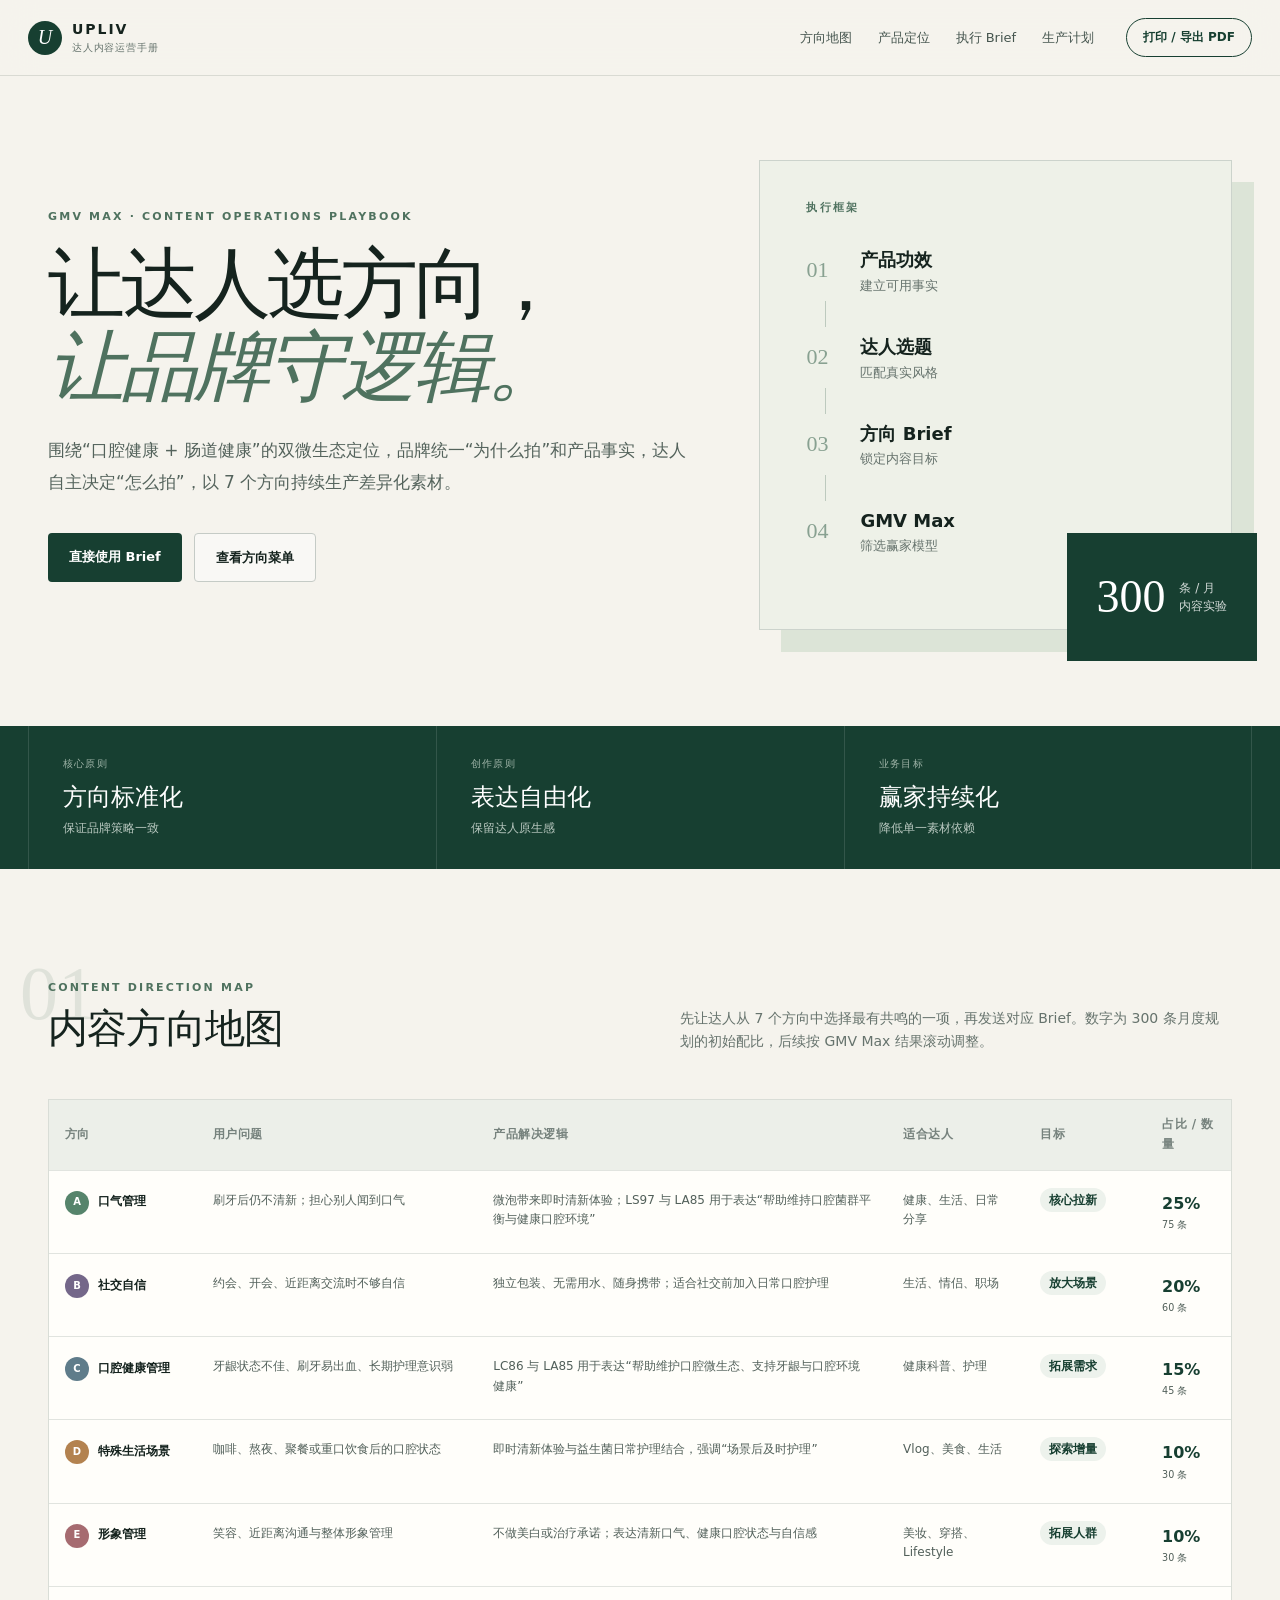
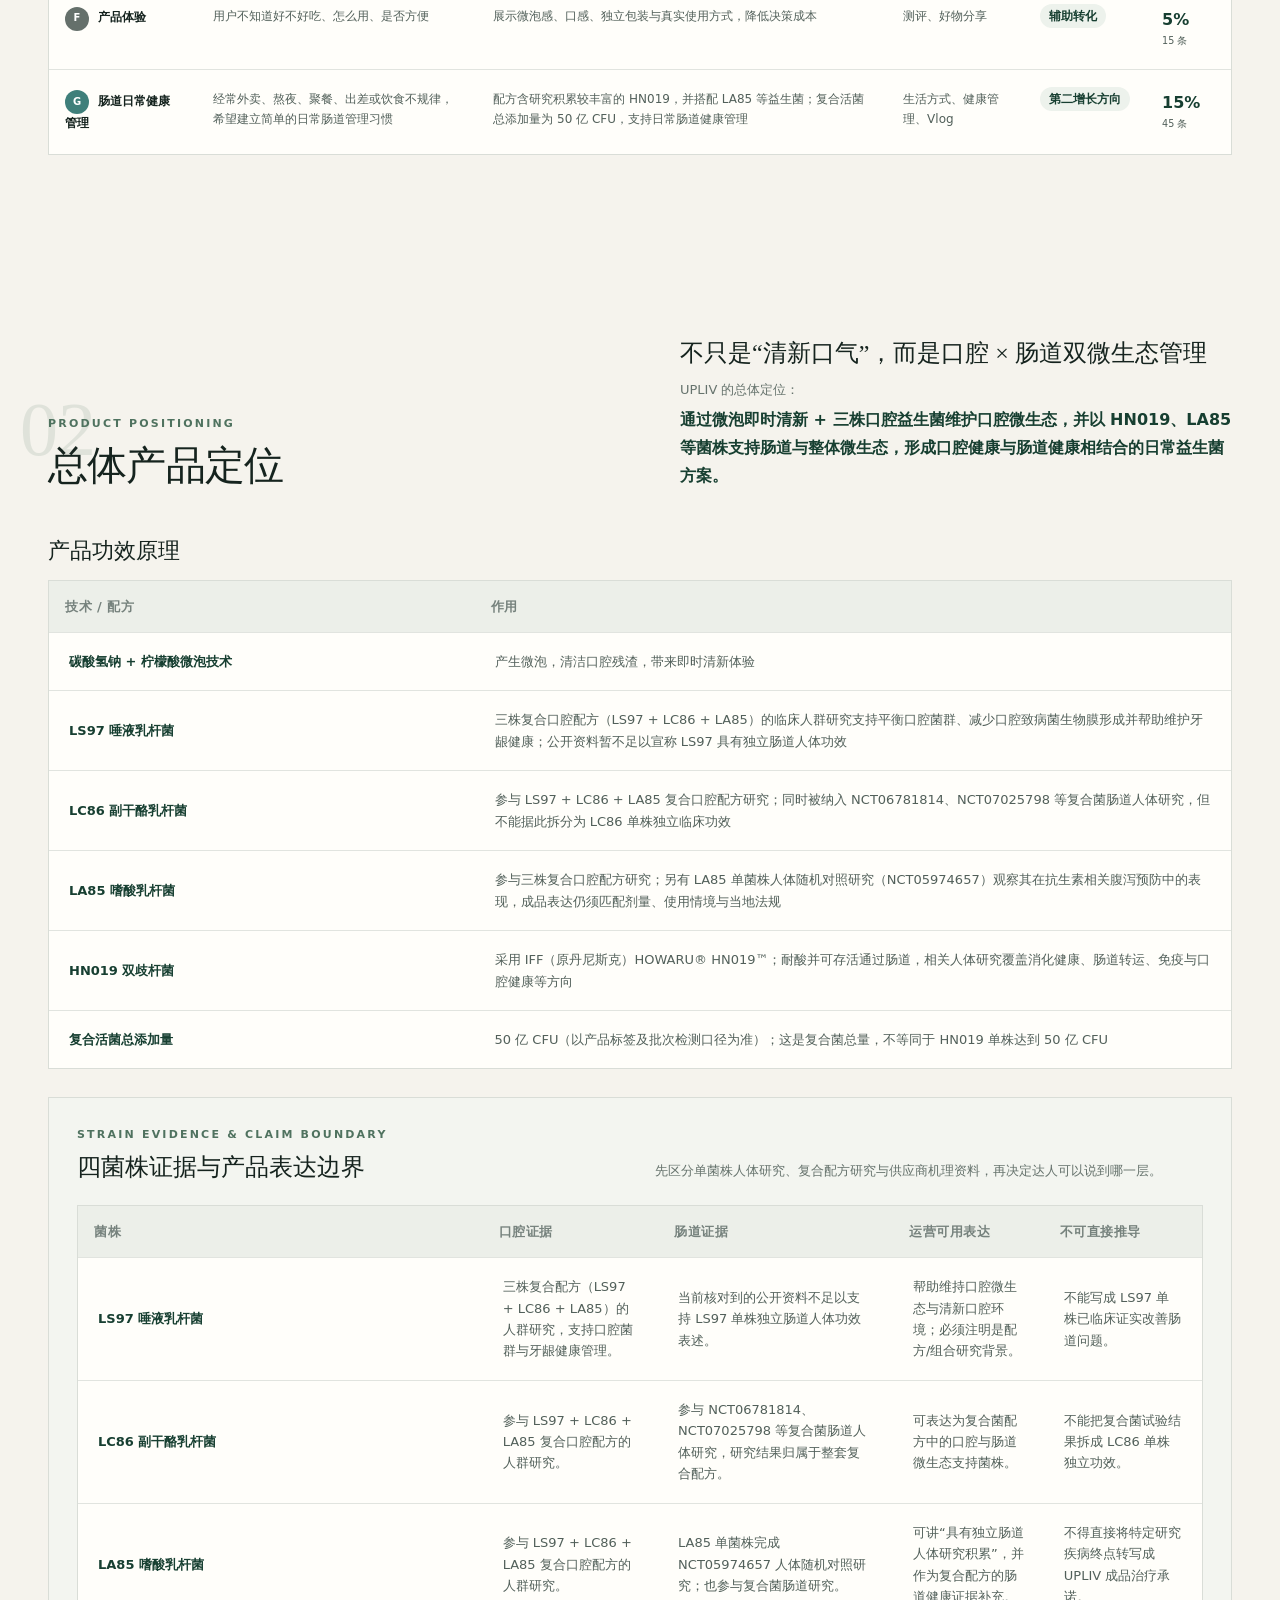
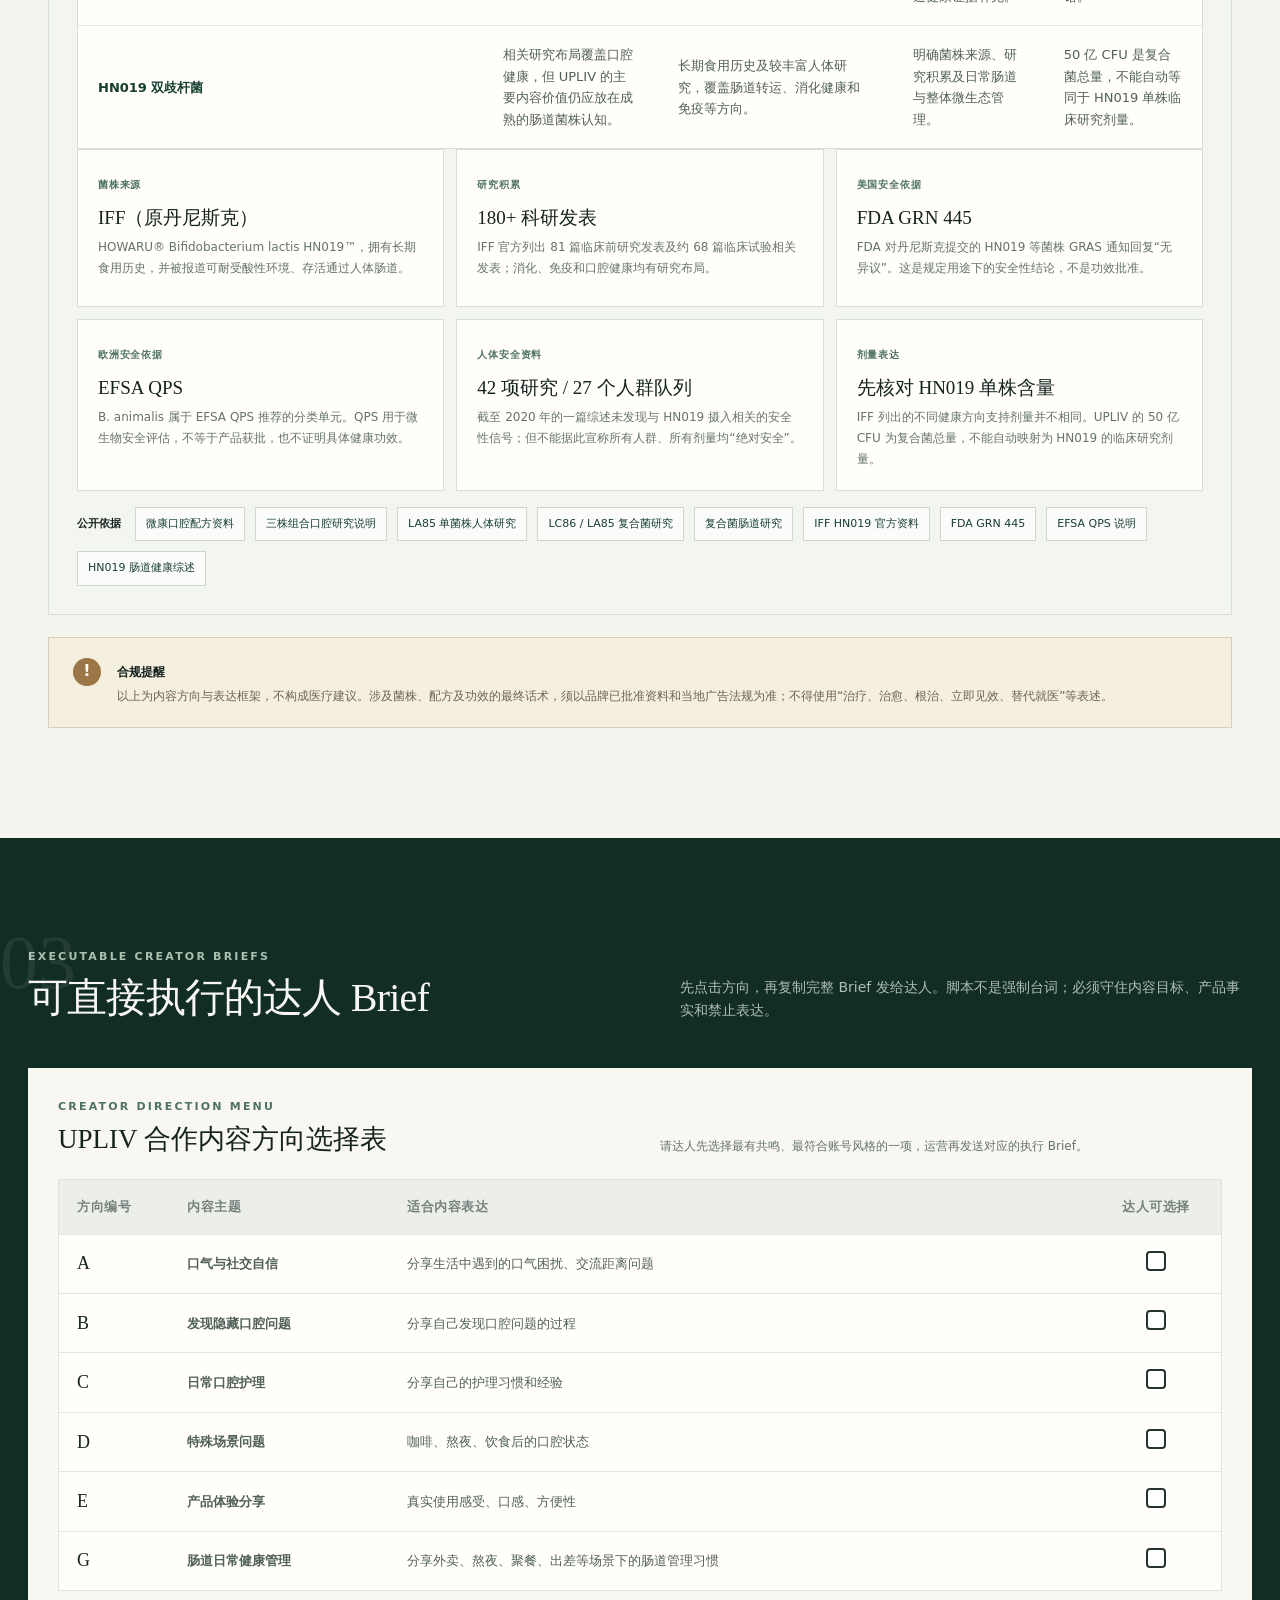
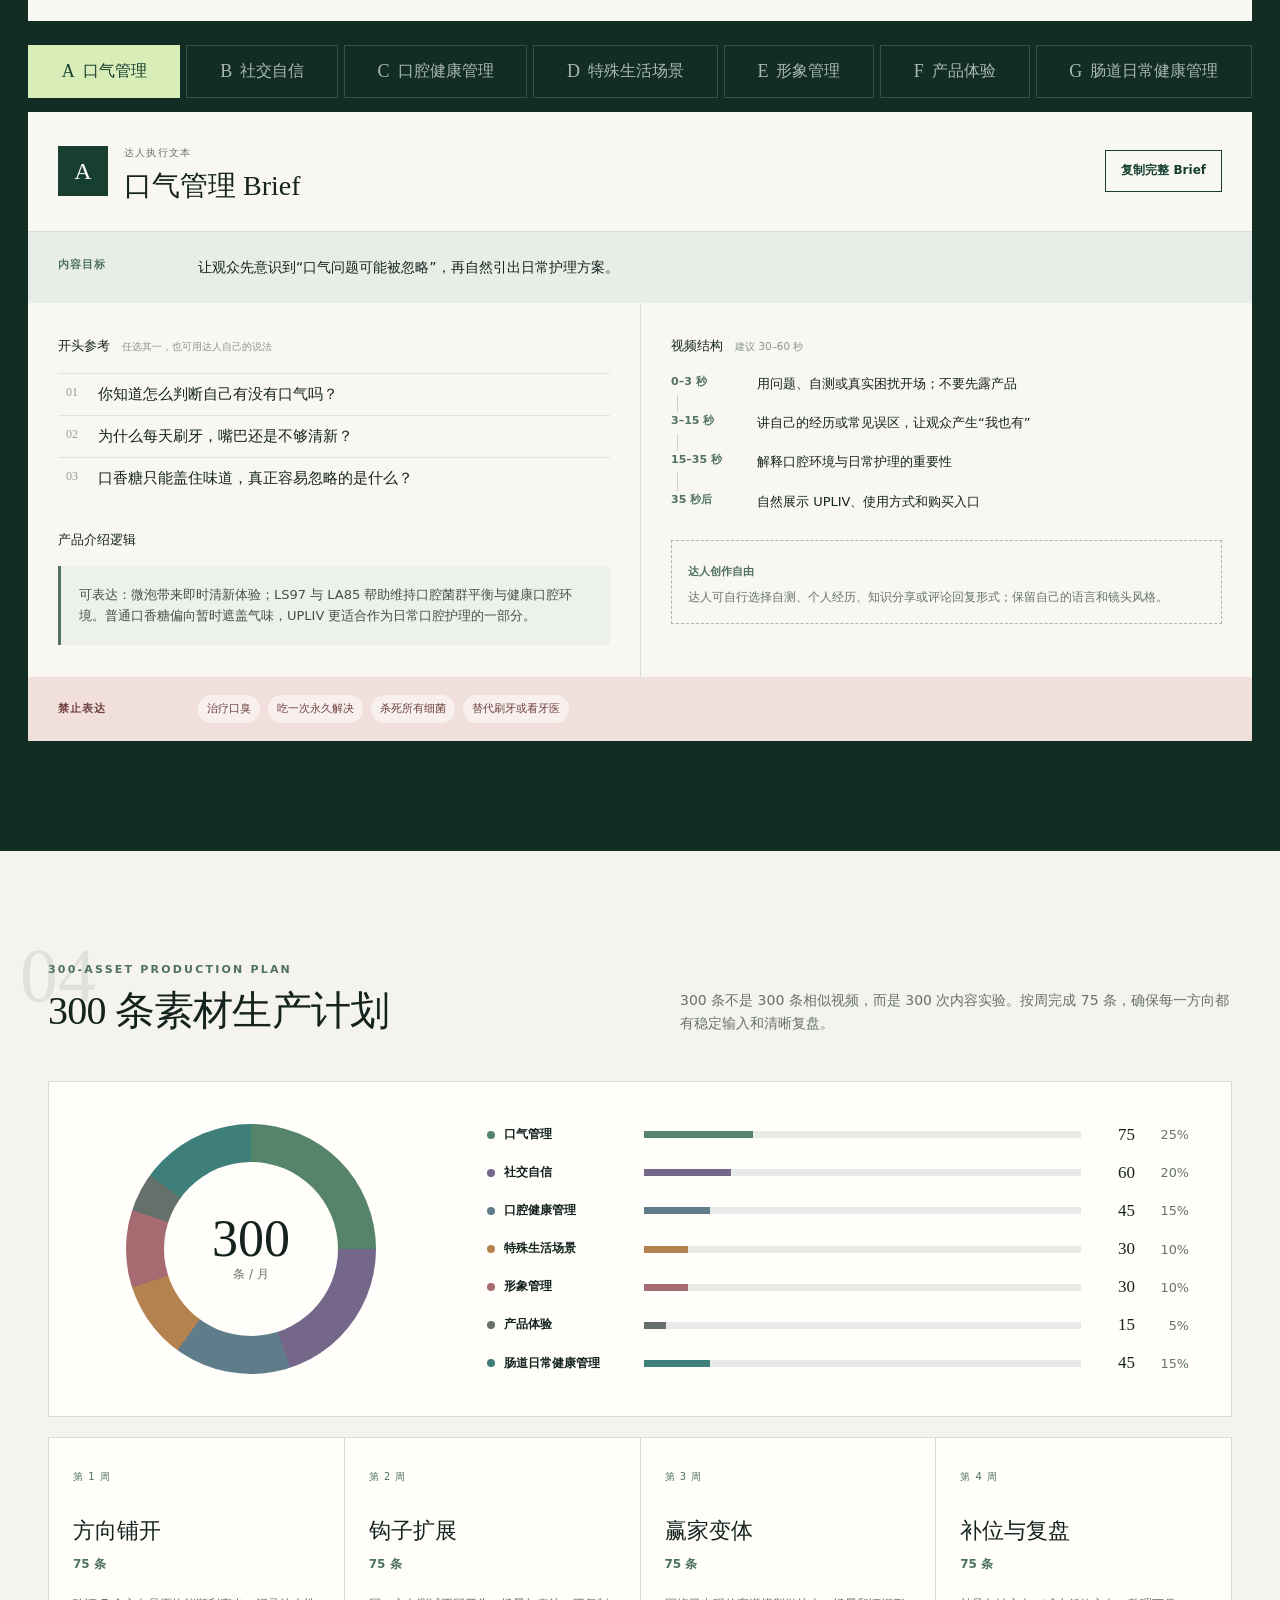
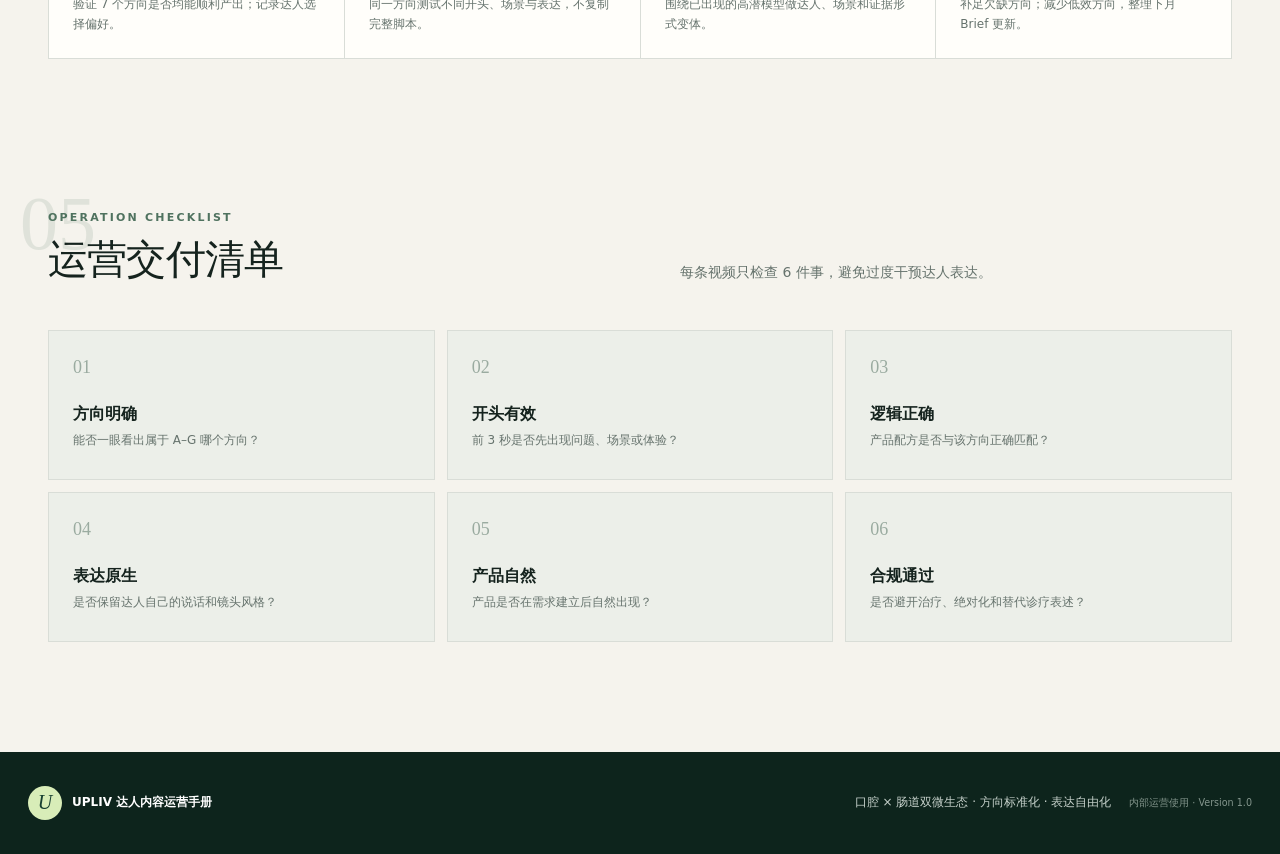
<file: index.html>
<!DOCTYPE html><html lang="zh-CN"><head><meta charSet="utf-8"/><meta name="viewport" content="width=device-width, initial-scale=1"/><link rel="stylesheet" href="/assets/index-DSvArg8_.css" data-rsc-css-href="/assets/index-DSvArg8_.css" data-precedence="vite-rsc/importer-resources"/><link rel="modulepreload" href="/assets/layout-segment-context-DrQJ5Gqf.js" crossorigin=""/><link rel="modulepreload" href="/assets/rolldown-runtime-S-ySWqyJ.js" crossorigin=""/><link rel="modulepreload" href="/assets/index-CGGsHsWc.js" crossorigin=""/><link rel="modulepreload" href="/assets/framework-DjPHiq1u.js" crossorigin=""/><link rel="modulepreload" href="/assets/page-4bftrhak.js" crossorigin=""/><title>UPLIV 达人内容 Brief 执行手册</title><meta name="description" content="围绕口腔健康与肠道健康双微生态定位的 UPLIV 达人内容方向、产品逻辑、执行 Brief 与 300 条素材生产计划。"/><meta property="og:title" content="UPLIV 达人内容运营手册"/><meta property="og:description" content="口腔 × 肠道双微生态 · 方向标准化 · 表达自由化"/><meta property="og:image" content="http://localhost:3000/og.png"/><meta property="og:image:width" content="1731"/><meta property="og:image:height" content="909"/><meta property="og:image:alt" content="UPLIV 达人内容运营手册"/><meta name="twitter:card" content="summary_large_image"/><meta name="twitter:title" content="UPLIV 达人内容运营手册"/><meta name="twitter:description" content="口腔 × 肠道双微生态 · 方向标准化 · 表达自由化"/><meta name="twitter:image" content="http://localhost:3000/og.png"/><link rel="shortcut icon" href="/favicon.svg"/><link rel="icon" href="/favicon.svg"/><script>self.__VINEXT_RSC_PARAMS__={}</script><script>self.__VINEXT_RSC_NAV__={"pathname":"/","searchParams":[]}</script><link rel="modulepreload" href="/assets/index-CGGsHsWc.js" />
</head><body><main><header class="topbar"><a class="brand" href="#top" aria-label="返回顶部"><span class="brandMark">U</span><span><b>UPLIV</b><small>达人内容运营手册</small></span></a><nav aria-label="页面导航"><a href="#directions">方向地图</a><a href="#logic">产品定位</a><a href="#briefs">执行 Brief</a><a href="#plan">生产计划</a></nav><button class="printButton">打印 / 导出 PDF</button></header><section class="hero" id="top"><div class="heroCopy"><div class="eyebrow">GMV MAX · CONTENT OPERATIONS PLAYBOOK</div><h1>让达人选方向，<br/><em>让品牌守逻辑。</em></h1><p>围绕“口腔健康 + 肠道健康”的双微生态定位，品牌统一“为什么拍”和产品事实，达人自主决定“怎么拍”，以 7 个方向持续生产差异化素材。</p><div class="heroActions"><a class="primaryCta" href="#briefs">直接使用 Brief</a><a class="secondaryCta" href="#directions">查看方向菜单</a></div></div><div class="heroPanel" aria-label="核心执行框架"><div class="panelLabel">执行框架</div><div class="flowStep"><span>01</span><b>产品功效</b><small>建立可用事实</small></div><div class="flowLine"></div><div class="flowStep"><span>02</span><b>达人选题</b><small>匹配真实风格</small></div><div class="flowLine"></div><div class="flowStep"><span>03</span><b>方向 Brief</b><small>锁定内容目标</small></div><div class="flowLine"></div><div class="flowStep"><span>04</span><b>GMV Max</b><small>筛选赢家模型</small></div><div class="heroMetric"><strong>300</strong><span>条 / 月<br/>内容实验</span></div></div></section><section class="strategyBand"><div><small>核心原则</small><strong>方向标准化</strong><span>保证品牌策略一致</span></div><div><small>创作原则</small><strong>表达自由化</strong><span>保留达人原生感</span></div><div><small>业务目标</small><strong>赢家持续化</strong><span>降低单一素材依赖</span></div></section><section class="section" id="directions"><div class="sectionHeading"><div><span class="sectionNo">01</span><p class="kicker">CONTENT DIRECTION MAP</p><h2>内容方向地图</h2></div><p>先让达人从 7 个方向中选择最有共鸣的一项，再发送对应 Brief。数字为 300 条月度规划的初始配比，后续按 GMV Max 结果滚动调整。</p></div><div class="tableWrap"><table><thead><tr><th>方向</th><th>用户问题</th><th>产品解决逻辑</th><th>适合达人</th><th>目标</th><th>占比 / 数量</th></tr></thead><tbody><tr><td><span class="codeDot mint">A</span><b>口气管理</b></td><td>刷牙后仍不清新；担心别人闻到口气</td><td>微泡带来即时清新体验；LS97 与 LA85 用于表达“帮助维持口腔菌群平衡与健康口腔环境”</td><td>健康、生活、日常分享</td><td><span class="goalPill">核心拉新</span></td><td><strong>25%</strong><small>75<!-- --> 条</small></td></tr><tr><td><span class="codeDot violet">B</span><b>社交自信</b></td><td>约会、开会、近距离交流时不够自信</td><td>独立包装、无需用水、随身携带；适合社交前加入日常口腔护理</td><td>生活、情侣、职场</td><td><span class="goalPill">放大场景</span></td><td><strong>20%</strong><small>60<!-- --> 条</small></td></tr><tr><td><span class="codeDot blue">C</span><b>口腔健康管理</b></td><td>牙龈状态不佳、刷牙易出血、长期护理意识弱</td><td>LC86 与 LA85 用于表达“帮助维护口腔微生态、支持牙龈与口腔环境健康”</td><td>健康科普、护理</td><td><span class="goalPill">拓展需求</span></td><td><strong>15%</strong><small>45<!-- --> 条</small></td></tr><tr><td><span class="codeDot amber">D</span><b>特殊生活场景</b></td><td>咖啡、熬夜、聚餐或重口饮食后的口腔状态</td><td>即时清新体验与益生菌日常护理结合，强调“场景后及时护理”</td><td>Vlog、美食、生活</td><td><span class="goalPill">探索增量</span></td><td><strong>10%</strong><small>30<!-- --> 条</small></td></tr><tr><td><span class="codeDot rose">E</span><b>形象管理</b></td><td>笑容、近距离沟通与整体形象管理</td><td>不做美白或治疗承诺；表达清新口气、健康口腔状态与自信感</td><td>美妆、穿搭、Lifestyle</td><td><span class="goalPill">拓展人群</span></td><td><strong>10%</strong><small>30<!-- --> 条</small></td></tr><tr><td><span class="codeDot slate">F</span><b>产品体验</b></td><td>用户不知道好不好吃、怎么用、是否方便</td><td>展示微泡感、口感、独立包装与真实使用方式，降低决策成本</td><td>测评、好物分享</td><td><span class="goalPill">辅助转化</span></td><td><strong>5%</strong><small>15<!-- --> 条</small></td></tr><tr><td><span class="codeDot teal">G</span><b>肠道日常健康管理</b></td><td>经常外卖、熬夜、聚餐、出差或饮食不规律，希望建立简单的日常肠道管理习惯</td><td>配方含研究积累较丰富的 HN019，并搭配 LA85 等益生菌；复合活菌总添加量为 50 亿 CFU，支持日常肠道健康管理</td><td>生活方式、健康管理、Vlog</td><td><span class="goalPill">第二增长方向</span></td><td><strong>15%</strong><small>45<!-- --> 条</small></td></tr></tbody></table></div></section><section class="section logicSection" id="logic"><div class="sectionHeading"><div><span class="sectionNo">02</span><p class="kicker">PRODUCT POSITIONING</p><h2>总体产品定位</h2></div><div class="positioningCopy"><strong>不只是“清新口气”，而是口腔 × 肠道双微生态管理</strong><p>UPLIV 的总体定位：</p><b>通过微泡即时清新 + 三株口腔益生菌维护口腔微生态，并以 HN019、LA85 等菌株支持肠道与整体微生态，形成口腔健康与肠道健康相结合的日常益生菌方案。</b></div></div><div class="productCore"><h3>产品功效原理</h3><div class="tableWrap productCoreTable"><table><thead><tr><th>技术 / 配方</th><th>作用</th></tr></thead><tbody><tr><td><b>碳酸氢钠 + 柠檬酸微泡技术</b></td><td>产生微泡，清洁口腔残渣，带来即时清新体验</td></tr><tr><td><b>LS97 唾液乳杆菌</b></td><td>三株复合口腔配方（LS97 + LC86 + LA85）的临床人群研究支持平衡口腔菌群、减少口腔致病菌生物膜形成并帮助维护牙龈健康；公开资料暂不足以宣称 LS97 具有独立肠道人体功效</td></tr><tr><td><b>LC86 副干酪乳杆菌</b></td><td>参与 LS97 + LC86 + LA85 复合口腔配方研究；同时被纳入 NCT06781814、NCT07025798 等复合菌肠道人体研究，但不能据此拆分为 LC86 单株独立临床功效</td></tr><tr><td><b>LA85 嗜酸乳杆菌</b></td><td>参与三株复合口腔配方研究；另有 LA85 单菌株人体随机对照研究（NCT05974657）观察其在抗生素相关腹泻预防中的表现，成品表达仍须匹配剂量、使用情境与当地法规</td></tr><tr><td><b>HN019 双歧杆菌</b></td><td>采用 IFF（原丹尼斯克）HOWARU® HN019™；耐酸并可存活通过肠道，相关人体研究覆盖消化健康、肠道转运、免疫与口腔健康等方向</td></tr><tr><td><b>复合活菌总添加量</b></td><td>50 亿 CFU（以产品标签及批次检测口径为准）；这是复合菌总量，不等同于 HN019 单株达到 50 亿 CFU</td></tr></tbody></table></div></div><div class="hnEvidence"><div class="hnEvidenceHeading"><div><p class="kicker">STRAIN EVIDENCE &amp; CLAIM BOUNDARY</p><h3>四菌株证据与产品表达边界</h3></div><p>先区分单菌株人体研究、复合配方研究与供应商机理资料，再决定达人可以说到哪一层。</p></div><div class="tableWrap productCoreTable"><table><thead><tr><th>菌株</th><th>口腔证据</th><th>肠道证据</th><th>运营可用表达</th><th>不可直接推导</th></tr></thead><tbody><tr><td><b>LS97 唾液乳杆菌</b></td><td>三株复合配方（LS97 + LC86 + LA85）的人群研究，支持口腔菌群与牙龈健康管理。</td><td>当前核对到的公开资料不足以支持 LS97 单株独立肠道人体功效表述。</td><td>帮助维持口腔微生态与清新口腔环境；必须注明是配方/组合研究背景。</td><td>不能写成 LS97 单株已临床证实改善肠道问题。</td></tr><tr><td><b>LC86 副干酪乳杆菌</b></td><td>参与 LS97 + LC86 + LA85 复合口腔配方的人群研究。</td><td>参与 NCT06781814、NCT07025798 等复合菌肠道人体研究，研究结果归属于整套复合配方。</td><td>可表达为复合菌配方中的口腔与肠道微生态支持菌株。</td><td>不能把复合菌试验结果拆成 LC86 单株独立功效。</td></tr><tr><td><b>LA85 嗜酸乳杆菌</b></td><td>参与 LS97 + LC86 + LA85 复合口腔配方的人群研究。</td><td>LA85 单菌株完成 NCT05974657 人体随机对照研究；也参与复合菌肠道研究。</td><td>可讲“具有独立肠道人体研究积累”，并作为复合配方的肠道健康证据补充。</td><td>不得直接将特定研究疾病终点转写成 UPLIV 成品治疗承诺。</td></tr><tr><td><b>HN019 双歧杆菌</b></td><td>相关研究布局覆盖口腔健康，但 UPLIV 的主要内容价值仍应放在成熟的肠道菌株认知。</td><td>长期食用历史及较丰富人体研究，覆盖肠道转运、消化健康和免疫等方向。</td><td>明确菌株来源、研究积累及日常肠道与整体微生态管理。</td><td>50 亿 CFU 是复合菌总量，不能自动等同于 HN019 单株临床研究剂量。</td></tr></tbody></table></div><div class="evidenceGrid"><article><small>菌株来源</small><strong>IFF（原丹尼斯克）</strong><p>HOWARU® Bifidobacterium lactis HN019™，拥有长期食用历史，并被报道可耐受酸性环境、存活通过人体肠道。</p></article><article><small>研究积累</small><strong>180+ 科研发表</strong><p>IFF 官方列出 81 篇临床前研究发表及约 68 篇临床试验相关发表；消化、免疫和口腔健康均有研究布局。</p></article><article><small>美国安全依据</small><strong>FDA GRN 445</strong><p>FDA 对丹尼斯克提交的 HN019 等菌株 GRAS 通知回复“无异议”。这是规定用途下的安全性结论，不是功效批准。</p></article><article><small>欧洲安全依据</small><strong>EFSA QPS</strong><p>B. animalis 属于 EFSA QPS 推荐的分类单元。QPS 用于微生物安全评估，不等于产品获批，也不证明具体健康功效。</p></article><article><small>人体安全资料</small><strong>42 项研究 / 27 个人群队列</strong><p>截至 2020 年的一篇综述未发现与 HN019 摄入相关的安全性信号；但不能据此宣称所有人群、所有剂量均“绝对安全”。</p></article><article><small>剂量表达</small><strong>先核对 HN019 单株含量</strong><p>IFF 列出的不同健康方向支持剂量并不相同。UPLIV 的 50 亿 CFU 为复合菌总量，不能自动映射为 HN019 的临床研究剂量。</p></article></div><div class="sourceLinks"><b>公开依据</b><a href="https://www.wecare-life.com/Oral-Health/oral-health.html" target="_blank" rel="noreferrer">微康口腔配方资料</a><a href="https://www.wecare-bio.com/news/280.html" target="_blank" rel="noreferrer">三株组合口腔研究说明</a><a href="https://clinicaltrials.gov/study/NCT05974657" target="_blank" rel="noreferrer">LA85 单菌株人体研究</a><a href="https://clinicaltrials.gov/study/NCT06781814" target="_blank" rel="noreferrer">LC86 / LA85 复合菌研究</a><a href="https://clinicaltrials.gov/study/NCT07025798" target="_blank" rel="noreferrer">复合菌肠道研究</a><a href="https://www.iff.com/health-sciences/our-products/howaru-hn019/" target="_blank" rel="noreferrer">IFF HN019 官方资料</a><a href="https://www.hfpappexternal.fda.gov/scripts/fdcc/index.cfm?id=445&amp;set=grasnotices" target="_blank" rel="noreferrer">FDA GRN 445</a><a href="https://www.efsa.europa.eu/en/topics/topic/qualified-presumption-safety-qps" target="_blank" rel="noreferrer">EFSA QPS 说明</a><a href="https://pmc.ncbi.nlm.nih.gov/articles/PMC8712437/" target="_blank" rel="noreferrer">HN019 肠道健康综述</a></div></div><div class="complianceNote"><div class="noteIcon">!</div><div><b>合规提醒</b><p>以上为内容方向与表达框架，不构成医疗建议。涉及菌株、配方及功效的最终话术，须以品牌已批准资料和当地广告法规为准；不得使用“治疗、治愈、根治、立即见效、替代就医”等表述。</p></div></div></section><section class="section briefsSection" id="briefs"><div class="sectionHeading light"><div><span class="sectionNo">03</span><p class="kicker">EXECUTABLE CREATOR BRIEFS</p><h2>可直接执行的达人 Brief</h2></div><p>先点击方向，再复制完整 Brief 发给达人。脚本不是强制台词；必须守住内容目标、产品事实和禁止表达。</p></div><div class="creatorChoiceCard"><div class="creatorChoiceHeading"><p class="kicker">CREATOR DIRECTION MENU</p><h3>UPLIV 合作内容方向选择表</h3><p>请达人先选择最有共鸣、最符合账号风格的一项，运营再发送对应的执行 Brief。</p></div><div class="tableWrap creatorChoiceTable"><table><thead><tr><th>方向编号</th><th>内容主题</th><th>适合内容表达</th><th>达人可选择</th></tr></thead><tbody><tr><td>A</td><td><b>口气与社交自信</b></td><td>分享生活中遇到的口气困扰、交流距离问题</td><td><label class="choiceBox"><input type="checkbox" aria-label="选择口气与社交自信"/><span aria-hidden="true"></span></label></td></tr><tr><td>B</td><td><b>发现隐藏口腔问题</b></td><td>分享自己发现口腔问题的过程</td><td><label class="choiceBox"><input type="checkbox" aria-label="选择发现隐藏口腔问题"/><span aria-hidden="true"></span></label></td></tr><tr><td>C</td><td><b>日常口腔护理</b></td><td>分享自己的护理习惯和经验</td><td><label class="choiceBox"><input type="checkbox" aria-label="选择日常口腔护理"/><span aria-hidden="true"></span></label></td></tr><tr><td>D</td><td><b>特殊场景问题</b></td><td>咖啡、熬夜、饮食后的口腔状态</td><td><label class="choiceBox"><input type="checkbox" aria-label="选择特殊场景问题"/><span aria-hidden="true"></span></label></td></tr><tr><td>E</td><td><b>产品体验分享</b></td><td>真实使用感受、口感、方便性</td><td><label class="choiceBox"><input type="checkbox" aria-label="选择产品体验分享"/><span aria-hidden="true"></span></label></td></tr><tr><td>G</td><td><b>肠道日常健康管理</b></td><td>分享外卖、熬夜、聚餐、出差等场景下的肠道管理习惯</td><td><label class="choiceBox"><input type="checkbox" aria-label="选择肠道日常健康管理"/><span aria-hidden="true"></span></label></td></tr></tbody></table></div></div><div class="briefTabs" role="tablist" aria-label="达人 Brief 方向"><button role="tab" aria-selected="true"><span>A</span>口气管理</button><button role="tab" aria-selected="false"><span>B</span>社交自信</button><button role="tab" aria-selected="false"><span>C</span>口腔健康管理</button><button role="tab" aria-selected="false"><span>D</span>特殊生活场景</button><button role="tab" aria-selected="false"><span>E</span>形象管理</button><button role="tab" aria-selected="false"><span>F</span>产品体验</button><button role="tab" aria-selected="false"><span>G</span>肠道日常健康管理</button></div><article class="briefCard"><div class="briefHeader"><div><span class="briefCode">A</span><div><small>达人执行文本</small><h3>口气管理 Brief</h3></div></div><button>复制完整 Brief</button></div><div class="briefIntro"><b>内容目标</b><p>让观众先意识到“口气问题可能被忽略”，再自然引出日常护理方案。</p></div><div class="briefGrid"><div class="briefColumn"><h4>开头参考 <small>任选其一，也可用达人自己的说法</small></h4><ol class="hookList"><li>你知道怎么判断自己有没有口气吗？</li><li>为什么每天刷牙，嘴巴还是不够清新？</li><li>口香糖只能盖住味道，真正容易忽略的是什么？</li></ol><h4>产品介绍逻辑</h4><p class="productCopy">可表达：微泡带来即时清新体验；LS97 与 LA85 帮助维持口腔菌群平衡与健康口腔环境。普通口香糖偏向暂时遮盖气味，UPLIV 更适合作为日常口腔护理的一部分。</p></div><div class="briefColumn"><h4>视频结构 <small>建议 30–60 秒</small></h4><div class="timeline"><div><span>0–3 秒</span><p>用问题、自测或真实困扰开场；不要先露产品</p></div><div><span>3–15 秒</span><p>讲自己的经历或常见误区，让观众产生“我也有”</p></div><div><span>15–35 秒</span><p>解释口腔环境与日常护理的重要性</p></div><div><span>35 秒后</span><p>自然展示 UPLIV、使用方式和购买入口</p></div></div><div class="freedomBox"><b>达人创作自由</b><p>达人可自行选择自测、个人经历、知识分享或评论回复形式；保留自己的语言和镜头风格。</p></div></div></div><div class="avoidBar"><b>禁止表达</b><div><span>治疗口臭</span><span>吃一次永久解决</span><span>杀死所有细菌</span><span>替代刷牙或看牙医</span></div></div></article></section><section class="section" id="plan"><div class="sectionHeading"><div><span class="sectionNo">04</span><p class="kicker">300-ASSET PRODUCTION PLAN</p><h2>300 条素材生产计划</h2></div><p>300 条不是 300 条相似视频，而是 300 次内容实验。按周完成 75 条，确保每一方向都有稳定输入和清晰复盘。</p></div><div class="planLayout"><div class="donut" aria-label="300条素材方向占比"><div class="donutCenter"><strong>300</strong><span>条 / 月</span></div></div><div class="planList"><div class="planRow"><div><span class="miniDot mint"></span><b>口气管理</b></div><div class="barTrack"><span class="mint" style="width:25%"></span></div><strong>75</strong><small>25%</small></div><div class="planRow"><div><span class="miniDot violet"></span><b>社交自信</b></div><div class="barTrack"><span class="violet" style="width:20%"></span></div><strong>60</strong><small>20%</small></div><div class="planRow"><div><span class="miniDot blue"></span><b>口腔健康管理</b></div><div class="barTrack"><span class="blue" style="width:15%"></span></div><strong>45</strong><small>15%</small></div><div class="planRow"><div><span class="miniDot amber"></span><b>特殊生活场景</b></div><div class="barTrack"><span class="amber" style="width:10%"></span></div><strong>30</strong><small>10%</small></div><div class="planRow"><div><span class="miniDot rose"></span><b>形象管理</b></div><div class="barTrack"><span class="rose" style="width:10%"></span></div><strong>30</strong><small>10%</small></div><div class="planRow"><div><span class="miniDot slate"></span><b>产品体验</b></div><div class="barTrack"><span class="slate" style="width:5%"></span></div><strong>15</strong><small>5%</small></div><div class="planRow"><div><span class="miniDot teal"></span><b>肠道日常健康管理</b></div><div class="barTrack"><span class="teal" style="width:15%"></span></div><strong>45</strong><small>15%</small></div></div></div><div class="weeklyGrid"><article><span>第 1 周</span><h3>方向铺开</h3><strong>75 条</strong><p>验证 7 个方向是否均能顺利产出；记录达人选择偏好。</p></article><article><span>第 2 周</span><h3>钩子扩展</h3><strong>75 条</strong><p>同一方向测试不同开头、场景与表达，不复制完整脚本。</p></article><article><span>第 3 周</span><h3>赢家变体</h3><strong>75 条</strong><p>围绕已出现的高潜模型做达人、场景和证据形式变体。</p></article><article><span>第 4 周</span><h3>补位与复盘</h3><strong>75 条</strong><p>补足欠缺方向；减少低效方向，整理下月 Brief 更新。</p></article></div></section><section class="section opsSection"><div class="sectionHeading"><div><span class="sectionNo">05</span><p class="kicker">OPERATION CHECKLIST</p><h2>运营交付清单</h2></div><p>每条视频只检查 6 件事，避免过度干预达人表达。</p></div><div class="checkGrid"><div><span>01</span><b>方向明确</b><p>能否一眼看出属于 A–G 哪个方向？</p></div><div><span>02</span><b>开头有效</b><p>前 3 秒是否先出现问题、场景或体验？</p></div><div><span>03</span><b>逻辑正确</b><p>产品配方是否与该方向正确匹配？</p></div><div><span>04</span><b>表达原生</b><p>是否保留达人自己的说话和镜头风格？</p></div><div><span>05</span><b>产品自然</b><p>产品是否在需求建立后自然出现？</p></div><div><span>06</span><b>合规通过</b><p>是否避开治疗、绝对化和替代诊疗表述？</p></div></div></section><footer><div><span class="brandMark">U</span><b>UPLIV 达人内容运营手册</b></div><p>口腔 × 肠道双微生态 · 方向标准化 · 表达自由化</p><small>内部运营使用 · Version 1.0</small></footer></main><script id="_R_">import("/assets/index-CGGsHsWc.js")</script></body></html><script>self.__VINEXT_RSC_CHUNKS__=self.__VINEXT_RSC_CHUNKS__||[];self.__VINEXT_RSC_CHUNKS__.push("2:I[\"6d0635d915dc\",[],\"Children\",1]\n3:I[\"ac148d091f0a\",[],\"LayoutSegmentProvider\",1]\n4:I[\"6d0635d915dc\",[],\"Slot\",1]\n5:I[\"a706f558ce72\",[],\"RedirectBoundary\",1]\n:HL[\"/assets/index-DSvArg8_.css\",\"style\"]\n")</script><script>self.__VINEXT_RSC_CHUNKS__=self.__VINEXT_RSC_CHUNKS__||[];self.__VINEXT_RSC_CHUNKS__.push("0:{\"__route\":\"route:/\",\"__interceptionContext\":null,\"__layoutIds\":[\"layout:/\"],\"__rootLayout\":\"/\",\"page:/\":\"$L1\",\"layout:/\":[[[[\"$\",\"link\",\"css:/assets/index-DSvArg8_.css\",{\"rel\":\"stylesheet\",\"precedence\":\"vite-rsc/importer-resources\",\"href\":\"/assets/index-DSvArg8_.css\",\"data-rsc-css-href\":\"/assets/index-DSvArg8_.css\"}],\"$undefined\"],[\"$\",\"html\",null,{\"lang\":\"zh-CN\",\"children\":[\"$\",\"body\",null,{\"children\":[\"$\",\"$L2\",null,{}]}]}]],null],\"route:/\":[[[\"$\",\"meta\",null,{\"charSet\":\"utf-8\"}],[[\"$\",\"title\",\"0\",{\"children\":\"UPLIV 达人内容 Brief 执行手册\"}],[\"$\",\"meta\",\"1\",{\"name\":\"description\",\"content\":\"围绕口腔健康与肠道健康双微生态定位的 UPLIV 达人内容方向、产品逻辑、执行 Brief 与 300 条素材生产计划。\"}],[\"$\",\"meta\",\"2\",{\"property\":\"og:title\",\"content\":\"UPLIV 达人内容运营手册\"}],[\"$\",\"meta\",\"3\",{\"property\":\"og:description\",\"content\":\"口腔 × 肠道双微生态 · 方向标准化 · 表达自由化\"}],[\"$\",\"meta\",\"4\",{\"property\":\"og:image\",\"content\":\"http://localhost:3000/og.png\"}],[\"$\",\"meta\",\"5\",{\"property\":\"og:image:width\",\"content\":\"1731\"}],[\"$\",\"meta\",\"6\",{\"property\":\"og:image:height\",\"content\":\"909\"}],[\"$\",\"meta\",\"7\",{\"property\":\"og:image:alt\",\"content\":\"UPLIV 达人内容运营手册\"}],[\"$\",\"meta\",\"8\",{\"name\":\"twitter:card\",\"content\":\"summary_large_image\"}],[\"$\",\"meta\",\"9\",{\"name\":\"twitter:title\",\"content\":\"UPLIV 达人内容运营手册\"}],[\"$\",\"meta\",\"10\",{\"name\":\"twitter:description\",\"content\":\"口腔 × 肠道双微生态 · 方向标准化 · 表达自由化\"}],[\"$\",\"meta\",\"11\",{\"name\":\"twitter:image\",\"content\":\"http://localhost:3000/og.png\"}],[\"$\",\"link\",\"12\",{\"rel\":\"shortcut icon\",\"href\":\"/favicon.svg\"}],[\"$\",\"link\",\"13\",{\"rel\":\"icon\",\"href\":\"/favicon.svg\"}]],[[\"$\",\"meta\",\"0\",{\"name\":\"viewport\",\"content\":\"width=device-width, initial-scale=1\"}]]],[\"$\",\"$L3\",null,{\"segmentMap\":{\"children\":[]},\"children\":[\"$\",\"$L4\",null,{\"id\":\"layout:/\",\"parallelSlots\":\"$undefined\",\"children\":[\"$\",\"$L5\",null,{\"children\":[\"$\",\"$L3\",null,{\"segmentMap\":{\"children\":[]},\"children\":[\"$\",\"$L4\",null,{\"id\":\"page:/\"}]}]}]}]}]],\"__layoutFlags\":{\"layout:/\":\"s\"},\"__artifactCompatibility\":{\"schemaVersion\":1,\"graphVersion\":\"app-route-graph:4uhn5s1wvoptc\",\"deploymentVersion\":\"1fcc9b8b-aaaa-4cc3-b263-ba58dcc94fd1\",\"appElementsSchemaVersion\":1,\"rscPayloadSchemaVersion\":1,\"rootBoundaryId\":\"/\",\"renderEpoch\":null}}\n")</script><script>self.__VINEXT_RSC_CHUNKS__=self.__VINEXT_RSC_CHUNKS__||[];self.__VINEXT_RSC_CHUNKS__.push("6:I[\"6efdf509a785\",[],\"default\",1]\n1:[\"$\",\"$L6\",null,{\"params\":\"$@7\",\"searchParams\":\"$@8\"}]\n")</script><script>self.__VINEXT_RSC_CHUNKS__=self.__VINEXT_RSC_CHUNKS__||[];self.__VINEXT_RSC_CHUNKS__.push("7:{}\n8:{}\n")</script><script>self.__VINEXT_RSC_DONE__=true</script>
</file>
<file: assets/index-DSvArg8_.css>
/*! tailwindcss v4.2.1 | MIT License | https://tailwindcss.com */
@layer theme{:root,:host{--font-sans:ui-sans-serif, system-ui, sans-serif, "Apple Color Emoji", "Segoe UI Emoji", "Segoe UI Symbol", "Noto Color Emoji";--font-mono:ui-monospace, SFMono-Regular, Menlo, Monaco, Consolas, "Liberation Mono", "Courier New", monospace;--spacing:.25rem;--default-font-family:var(--font-sans);--default-mono-font-family:var(--font-mono)}}@layer base{*,:after,:before,::backdrop{box-sizing:border-box;border:0 solid;margin:0;padding:0}::file-selector-button{box-sizing:border-box;border:0 solid;margin:0;padding:0}html,:host{-webkit-text-size-adjust:100%;tab-size:4;line-height:1.5;font-family:var(--default-font-family,ui-sans-serif, system-ui, sans-serif, "Apple Color Emoji", "Segoe UI Emoji", "Segoe UI Symbol", "Noto Color Emoji");font-feature-settings:var(--default-font-feature-settings,normal);font-variation-settings:var(--default-font-variation-settings,normal);-webkit-tap-highlight-color:transparent}hr{height:0;color:inherit;border-top-width:1px}abbr:where([title]){-webkit-text-decoration:underline dotted;text-decoration:underline dotted}h1,h2,h3,h4,h5,h6{font-size:inherit;font-weight:inherit}a{color:inherit;-webkit-text-decoration:inherit;-webkit-text-decoration:inherit;-webkit-text-decoration:inherit;-webkit-text-decoration:inherit;text-decoration:inherit}b,strong{font-weight:bolder}code,kbd,samp,pre{font-family:var(--default-mono-font-family,ui-monospace, SFMono-Regular, Menlo, Monaco, Consolas, "Liberation Mono", "Courier New", monospace);font-feature-settings:var(--default-mono-font-feature-settings,normal);font-variation-settings:var(--default-mono-font-variation-settings,normal);font-size:1em}small{font-size:80%}sub,sup{vertical-align:baseline;font-size:75%;line-height:0;position:relative}sub{bottom:-.25em}sup{top:-.5em}table{text-indent:0;border-color:inherit;border-collapse:collapse}:-moz-focusring{outline:auto}progress{vertical-align:baseline}summary{display:list-item}ol,ul,menu{list-style:none}img,svg,video,canvas,audio,iframe,embed,object{vertical-align:middle;display:block}img,video{max-width:100%;height:auto}button,input,select,optgroup,textarea{font:inherit;font-feature-settings:inherit;font-variation-settings:inherit;letter-spacing:inherit;color:inherit;opacity:1;background-color:#0000;border-radius:0}::file-selector-button{font:inherit;font-feature-settings:inherit;font-variation-settings:inherit;letter-spacing:inherit;color:inherit;opacity:1;background-color:#0000;border-radius:0}:where(select:is([multiple],[size])) optgroup{font-weight:bolder}:where(select:is([multiple],[size])) optgroup option{padding-inline-start:20px}::file-selector-button{margin-inline-end:4px}::placeholder{opacity:1}@supports (not ((-webkit-appearance:-apple-pay-button))) or (contain-intrinsic-size:1px){::placeholder{color:currentColor}@supports (color:color-mix(in lab, red, red)){::placeholder{color:color-mix(in oklab, currentcolor 50%, transparent)}}}textarea{resize:vertical}::-webkit-search-decoration{-webkit-appearance:none}::-webkit-date-and-time-value{min-height:1lh;text-align:inherit}::-webkit-datetime-edit{display:inline-flex}::-webkit-datetime-edit-fields-wrapper{padding:0}::-webkit-datetime-edit{padding-block:0}::-webkit-datetime-edit-year-field{padding-block:0}::-webkit-datetime-edit-month-field{padding-block:0}::-webkit-datetime-edit-day-field{padding-block:0}::-webkit-datetime-edit-hour-field{padding-block:0}::-webkit-datetime-edit-minute-field{padding-block:0}::-webkit-datetime-edit-second-field{padding-block:0}::-webkit-datetime-edit-millisecond-field{padding-block:0}::-webkit-datetime-edit-meridiem-field{padding-block:0}::-webkit-calendar-picker-indicator{line-height:1}:-moz-ui-invalid{box-shadow:none}button,input:where([type=button],[type=reset],[type=submit]){appearance:button}::file-selector-button{appearance:button}::-webkit-inner-spin-button{height:auto}::-webkit-outer-spin-button{height:auto}[hidden]:where(:not([hidden=until-found])){display:none!important}}@layer components;@layer utilities{.relative{position:relative}.start{inset-inline-start:var(--spacing)}.table{display:table}}:root{--ink:#15231e;--muted:#66736d;--paper:#f5f3ed;--white:#fffefa;--green:#4f725f;--deep:#173f31;--line:#d9ddd7;--lime:#d8edb8}*{box-sizing:border-box}html{scroll-behavior:smooth}body{color:var(--ink);background:var(--paper);margin:0;font-family:PingFang SC,Noto Sans CJK SC,Microsoft YaHei,system-ui,-apple-system,sans-serif;line-height:1.65}button,a{font:inherit}button{cursor:pointer}a{color:inherit;text-decoration:none}main{overflow:hidden}.topbar{z-index:50;-webkit-backdrop-filter:blur(16px);backdrop-filter:blur(16px);background:#f5f3edeb;border-bottom:1px solid #15231e1f;align-items:center;gap:32px;height:76px;padding:0 max(28px,50vw - 620px);display:flex;position:sticky;top:0}.brand{align-items:center;gap:10px;margin-right:auto;display:flex}.brandMark{color:#fff;background:var(--deep);border-radius:50%;place-items:center;width:34px;height:34px;font-family:Georgia,serif;font-size:20px;font-style:italic;display:grid}.brand b,.brand small{line-height:1.1;display:block}.brand b{letter-spacing:.14em;font-size:14px}.brand small{color:var(--muted);letter-spacing:.08em;margin-top:5px;font-size:10px}.topbar nav{color:#46554f;align-items:center;gap:26px;font-size:13px;display:flex}.topbar nav a:hover{color:var(--deep)}.printButton{border:1px solid var(--deep);color:var(--deep);background:0 0;border-radius:999px;padding:9px 16px;font-size:12px;font-weight:700}.hero{grid-template-columns:1.15fr .85fr;align-items:center;gap:72px;max-width:1240px;min-height:650px;margin:0 auto;padding:78px 28px 90px;display:grid}.eyebrow,.kicker{color:var(--green);letter-spacing:.2em;font-size:11px;font-weight:800}.hero h1{letter-spacing:-.05em;margin:18px 0 24px;font-family:Georgia,Songti SC,serif;font-size:clamp(52px,6vw,82px);font-weight:500;line-height:1.08}.hero h1 em{color:var(--green);font-weight:500}.heroCopy>p{color:#54635c;max-width:650px;font-size:17px;line-height:1.9}.heroActions{gap:12px;margin-top:34px;display:flex}.primaryCta,.secondaryCta{border-radius:4px;padding:13px 21px;font-size:13px;font-weight:700}.primaryCta{color:#fff;background:var(--deep)}.secondaryCta{background:#fff6;border:1px solid #c5cbc6}.heroPanel{background:#eef1e8;border:1px solid #ccd3cc;min-height:470px;padding:38px 46px;position:relative;box-shadow:22px 22px #dce4d7}.panelLabel{color:var(--green);letter-spacing:.2em;margin-bottom:28px;font-size:11px;font-weight:800}.flowStep{grid-template-columns:40px 1fr;align-items:center;column-gap:14px;display:grid}.flowStep span{color:#88a191;grid-row:1/3;font-family:Georgia,serif;font-size:22px}.flowStep b{font-size:18px}.flowStep small{color:var(--muted)}.flowLine{background:#bdcabe;width:1px;height:26px;margin:5px 0 5px 19px}.heroMetric{color:#fff;background:var(--deep);justify-content:center;align-items:center;gap:14px;width:190px;height:128px;display:flex;position:absolute;bottom:-32px;right:-26px}.heroMetric strong{font:500 46px/1 Georgia,serif}.heroMetric span{opacity:.8;font-size:12px;line-height:1.5}.strategyBand{color:#fff;background:var(--deep);grid-template-columns:repeat(3,1fr);padding:0 max(28px,50vw - 620px);display:grid}.strategyBand>div{border-left:1px solid #ffffff1f;padding:30px 34px}.strategyBand>div:last-child{border-right:1px solid #ffffff1f}.strategyBand small,.strategyBand strong,.strategyBand span{display:block}.strategyBand small{color:#9eb3a7;letter-spacing:.12em;font-size:10px}.strategyBand strong{margin:5px 0 2px;font-family:Georgia,Songti SC,serif;font-size:24px;font-weight:500}.strategyBand span{color:#b9c8c0;font-size:12px}.section{max-width:1240px;margin:0 auto;padding:110px 28px}.sectionHeading{grid-template-columns:1fr 1fr;align-items:end;gap:80px;margin-bottom:46px;display:grid}.sectionHeading>div{position:relative}.sectionNo{color:#4f725f21;font:500 76px/1 Georgia,serif;position:absolute;top:-24px;left:-28px}.sectionHeading h2{letter-spacing:-.02em;margin:8px 0 0;font:500 40px/1.2 Georgia,Songti SC,serif;position:relative}.sectionHeading>p{color:var(--muted);margin:0;font-size:14px}.tableWrap{border:1px solid var(--line);background:var(--white);overflow-x:auto}table{border-collapse:collapse;width:100%;min-width:1000px;font-size:12px}th{text-align:left;color:#76827d;letter-spacing:.04em;background:#ecefe9;padding:15px 16px;font-weight:700}td{vertical-align:top;color:#52605a;border-top:1px solid #e1e4df;padding:20px 16px}td:first-child{min-width:130px}td:first-child b{color:var(--ink);margin-left:9px}td:last-child strong,td:last-child small{display:block}td:last-child strong{color:var(--deep);font-size:16px}.codeDot{color:#fff;border-radius:50%;place-items:center;width:24px;height:24px;font-size:10px;font-weight:800;display:inline-grid}.goalPill{white-space:nowrap;color:var(--deep);background:#edf2ec;border-radius:999px;padding:5px 9px;font-weight:700}.mint{background:#56846b!important}.violet{background:#746789!important}.blue{background:#5f7c8a!important}.amber{background:#b3824f!important}.rose{background:#a66b70!important}.slate{background:#65706b!important}.teal{background:#3f7f7a!important}.logicSection{padding-top:72px}.positioningCopy{align-self:end}.positioningCopy strong,.positioningCopy b{display:block}.positioningCopy strong{color:var(--ink);margin-bottom:10px;font:500 24px/1.35 Georgia,Songti SC,serif}.positioningCopy p{color:var(--muted);margin:0 0 5px;font-size:13px}.positioningCopy b{color:var(--deep);font-size:16px;line-height:1.75}.productCore h3{margin:0 0 14px;font:500 22px Georgia,Songti SC,serif}.productCoreTable table{min-width:680px;font-size:13px}.productCoreTable th:first-child{width:36%}.productCoreTable td{vertical-align:middle;padding:18px 20px}.productCoreTable td:first-child b{color:var(--deep);margin-left:0}.hnEvidence{border:1px solid var(--line);background:#f3f5f0;margin-top:28px;padding:28px}.hnEvidenceHeading{grid-template-columns:1fr 1fr;align-items:end;gap:30px;margin-bottom:22px;display:grid}.hnEvidenceHeading h3{margin:7px 0 0;font:500 24px/1.3 Georgia,Songti SC,serif}.hnEvidenceHeading>p{color:var(--muted);margin:0;font-size:13px;line-height:1.8}.evidenceGrid{grid-template-columns:repeat(3,1fr);gap:12px;display:grid}.evidenceGrid article{background:var(--white);border:1px solid #d8ddd6;min-height:158px;padding:20px}.evidenceGrid small{color:var(--green);letter-spacing:.08em;font-size:10px;font-weight:800}.evidenceGrid strong{color:var(--ink);margin:9px 0 8px;font:500 19px/1.25 Georgia,Songti SC,serif;display:block}.evidenceGrid p{color:var(--muted);margin:0;font-size:12px;line-height:1.75}.sourceLinks{flex-wrap:wrap;align-items:center;gap:10px;margin-top:16px;font-size:11px;display:flex}.sourceLinks b{color:var(--ink);margin-right:4px}.sourceLinks a{color:var(--deep);background:#ffffffb3;border:1px solid #cfd6cf;padding:7px 10px;text-decoration:none}.sourceLinks a:hover{border-color:var(--green)}.complianceNote{background:#f5efdf;border:1px solid #d8cfb9;gap:16px;margin-top:22px;padding:20px 24px;display:flex}.noteIcon{color:#fff;background:#9b7647;border-radius:50%;flex:0 0 28px;place-items:center;width:28px;height:28px;font-weight:800;display:grid}.complianceNote b,.complianceNote p{font-size:12px}.complianceNote p{color:#6d634f;margin:3px 0 0}.briefsSection{color:#f7f6f2;background:#112d24;max-width:none;padding-left:max(28px,50vw - 620px);padding-right:max(28px,50vw - 620px)}.sectionHeading.light .sectionNo{color:#ffffff14}.sectionHeading.light>p{color:#aebdb6}.sectionHeading.light .kicker{color:#a9c1b1}.creatorChoiceCard{color:var(--ink);background:#f8f7f2;margin-bottom:24px;padding:30px}.creatorChoiceHeading{grid-template-columns:1fr 1fr;align-items:end;column-gap:40px;margin-bottom:22px;display:grid}.creatorChoiceHeading .kicker{grid-column:1/-1;margin:0 0 6px}.creatorChoiceHeading h3{margin:0;font:500 27px/1.3 Georgia,Songti SC,serif}.creatorChoiceHeading>p:last-child{color:var(--muted);margin:0;font-size:12px}.creatorChoiceTable{border-color:#dfe2dd}.creatorChoiceTable table{min-width:760px;font-size:13px}.creatorChoiceTable th,.creatorChoiceTable td{vertical-align:middle;padding:16px 18px}.creatorChoiceTable th:first-child,.creatorChoiceTable td:first-child{width:110px;min-width:110px}.creatorChoiceTable th:nth-child(2){width:220px}.creatorChoiceTable th:last-child,.creatorChoiceTable td:last-child{text-align:center;width:130px}.creatorChoiceTable td:first-child{color:var(--ink);font:500 18px Georgia,serif}.creatorChoiceTable td:first-child b{margin-left:0}.choiceBox{cursor:pointer;place-items:center;display:inline-grid}.choiceBox input{opacity:0;pointer-events:none;position:absolute}.choiceBox span{background:#fff;border:2px solid #26342f;border-radius:4px;place-items:center;width:20px;height:20px;display:grid}.choiceBox input:checked+span{border-color:var(--deep);background:var(--deep)}.choiceBox input:checked+span:after{content:"✓";color:#fff;font-size:13px;font-weight:800;line-height:1}.choiceBox input:focus-visible+span{outline-offset:3px;outline:3px solid #b9cfbd}.briefTabs{gap:6px;padding-bottom:2px;display:flex;overflow-x:auto}.briefTabs button{color:#aab9b2;background:0 0;border:1px solid #ffffff29;flex:1 0 auto;justify-content:center;align-items:center;gap:8px;min-width:140px;padding:12px 14px;display:flex}.briefTabs button span{font:500 18px Georgia,serif}.briefTabs button[aria-selected=true]{color:var(--deep);border-color:var(--lime);background:var(--lime)}.briefCard{color:var(--ink);background:#f8f7f2;margin-top:12px}.briefHeader{border-bottom:1px solid var(--line);justify-content:space-between;align-items:center;padding:26px 30px;display:flex}.briefHeader>div{align-items:center;gap:16px;display:flex}.briefHeader small{color:var(--muted);letter-spacing:.12em;font-size:10px}.briefHeader h3{margin:3px 0 0;font:500 28px Georgia,Songti SC,serif}.briefCode{color:#fff;background:var(--deep);place-items:center;width:50px;height:50px;font:500 24px Georgia,serif;display:grid}.briefHeader button{border:1px solid var(--deep);color:var(--deep);background:0 0;padding:10px 15px;font-size:12px;font-weight:700}.briefIntro{background:#e8eee7;grid-template-columns:120px 1fr;gap:20px;padding:24px 30px;display:grid}.briefIntro b{color:var(--green);letter-spacing:.08em;font-size:11px}.briefIntro p{margin:0;font-size:14px}.briefGrid{grid-template-columns:1fr 1fr;display:grid}.briefColumn{padding:32px 30px}.briefColumn+.briefColumn{border-left:1px solid var(--line)}.briefColumn h4{margin:0 0 16px;font-size:13px}.briefColumn h4 small{color:#8a948f;margin-left:8px;font-weight:400}.hookList{counter-reset:hooks;margin:0 0 30px;padding:0;list-style:none}.hookList li{border-top:1px solid #e0e3de;padding:11px 10px 11px 40px;font:500 15px Georgia,Songti SC,serif;position:relative}.hookList li:before{counter-increment:hooks;content:"0" counter(hooks);color:#91a197;font:500 12px Georgia,serif;position:absolute;left:8px}.productCopy{border-left:3px solid var(--green);color:#435149;background:#edf1eb;margin:0;padding:18px;font-size:13px}.timeline>div{grid-template-columns:72px 1fr;gap:14px;padding-bottom:18px;display:grid;position:relative}.timeline>div:before{content:"";background:#c8d0c9;width:1px;position:absolute;top:22px;bottom:0;left:6px}.timeline>div:last-child:before{display:none}.timeline span{color:var(--green);font-size:11px;font-weight:800}.timeline p{margin:0;font-size:13px}.freedomBox{border:1px dashed #aab7ad;margin-top:10px;padding:16px}.freedomBox b{color:var(--green);font-size:11px}.freedomBox p{color:var(--muted);margin:4px 0 0;font-size:12px}.avoidBar{color:#6e403e;background:#f1dfdc;grid-template-columns:120px 1fr;align-items:center;gap:20px;padding:18px 30px;display:grid}.avoidBar b{letter-spacing:.08em;font-size:11px}.avoidBar div{flex-wrap:wrap;gap:8px;display:flex}.avoidBar span{background:#ffffff8c;border-radius:999px;padding:5px 9px;font-size:11px}.planLayout{border:1px solid var(--line);background:var(--white);grid-template-columns:320px 1fr;align-items:center;gap:76px;padding:42px;display:grid}.donut{background:conic-gradient(#56846b 0 25%, #746789 25% 45%, #5f7c8a 45% 60%, #b3824f 60% 70%, #a66b70 70% 80%, #65706b 80% 85%, #3f7f7a 85% 100%);border-radius:50%;width:250px;height:250px;margin:0 auto;position:relative}.donut:after{content:"";background:var(--white);border-radius:50%;position:absolute;inset:38px}.donutCenter{z-index:1;text-align:center;place-content:center;display:grid;position:absolute;inset:0}.donutCenter strong{font:500 52px/1 Georgia,serif}.donutCenter span{color:var(--muted);font-size:12px}.planList{gap:17px;display:grid}.planRow{grid-template-columns:145px 1fr 42px 42px;align-items:center;gap:12px;display:grid}.planRow>div:first-child{align-items:center;gap:9px;font-size:12px;display:flex}.miniDot{border-radius:50%;width:8px;height:8px}.barTrack{background:#e8eae7;height:7px;overflow:hidden}.barTrack span{height:100%;display:block}.planRow strong{text-align:right;font:500 17px Georgia,serif}.planRow small{color:var(--muted);text-align:right}.weeklyGrid{background:var(--line);border:1px solid var(--line);grid-template-columns:repeat(4,1fr);gap:1px;margin-top:20px;display:grid}.weeklyGrid article{background:var(--white);min-height:210px;padding:24px}.weeklyGrid span{color:var(--green);letter-spacing:.1em;font-size:10px}.weeklyGrid h3{margin:28px 0 4px;font:500 22px Georgia,Songti SC,serif}.weeklyGrid strong{color:var(--green);font-size:12px}.weeklyGrid p{color:var(--muted);margin:18px 0 0;font-size:12px}.opsSection{padding-top:40px}.checkGrid{grid-template-columns:repeat(3,1fr);gap:12px;display:grid}.checkGrid>div{border:1px solid var(--line);background:#ecefe9;min-height:150px;padding:24px;position:relative}.checkGrid span{color:#9aaba0;font:500 18px Georgia,serif}.checkGrid b{margin:20px 0 4px;display:block}.checkGrid p{color:var(--muted);margin:0;font-size:12px}footer{color:#c7d2cc;background:#0d241c;align-items:center;gap:18px;padding:34px max(28px,50vw - 620px);font-size:12px;display:flex}footer>div{color:#fff;align-items:center;gap:10px;margin-right:auto;display:flex}footer .brandMark{color:var(--deep);background:#d8edb8}footer small{color:#84968d}@media (width<=900px){.topbar nav{display:none}.hero{grid-template-columns:1fr;gap:56px;padding-top:56px}.heroPanel{min-height:420px}.strategyBand{grid-template-columns:1fr}.strategyBand>div{border-top:1px solid #ffffff1f;border-left:0}.sectionHeading{grid-template-columns:1fr;gap:20px}.hnEvidenceHeading,.evidenceGrid{grid-template-columns:1fr}.creatorChoiceHeading{grid-template-columns:1fr;row-gap:8px}.briefGrid{grid-template-columns:1fr}.briefColumn+.briefColumn{border-left:0;border-top:1px solid var(--line)}.planLayout{grid-template-columns:1fr;gap:48px}.weeklyGrid,.checkGrid{grid-template-columns:1fr 1fr}}@media (width<=600px){.topbar{height:66px;padding:0 18px}.printButton{display:none}.hero{padding:46px 18px 78px}.hero h1{font-size:47px}.heroCopy>p{font-size:14px}.heroPanel{padding:28px;box-shadow:12px 12px #dce4d7}.heroMetric{width:160px;right:-8px}.section{padding:84px 18px}.sectionHeading h2{font-size:34px}.positioningCopy strong{font-size:21px}.creatorChoiceCard{padding:22px 18px}.creatorChoiceHeading h3{font-size:23px}.briefsSection{padding-left:18px;padding-right:18px}.briefHeader{align-items:flex-start;gap:12px;padding:22px 18px}.briefHeader h3{font-size:21px}.briefHeader button{padding:8px 10px}.briefIntro,.avoidBar{grid-template-columns:1fr;padding:18px}.briefColumn{padding:26px 18px}.planLayout{padding:28px 18px}.donut{width:210px;height:210px}.planRow{grid-template-columns:120px 1fr 36px}.planRow small{display:none}.weeklyGrid,.checkGrid{grid-template-columns:1fr}footer{flex-wrap:wrap;padding:30px 18px}}@media print{.topbar,.heroActions,.briefTabs,.briefHeader button{display:none!important}body{background:#fff}.hero{min-height:auto}.section{break-inside:avoid;padding-top:50px;padding-bottom:50px}.briefsSection{color:var(--ink);background:#fff}.sectionHeading.light h2{color:var(--ink)}.sectionHeading.light>p{color:var(--muted)}.briefCard{border:1px solid var(--line)}}
</file>
